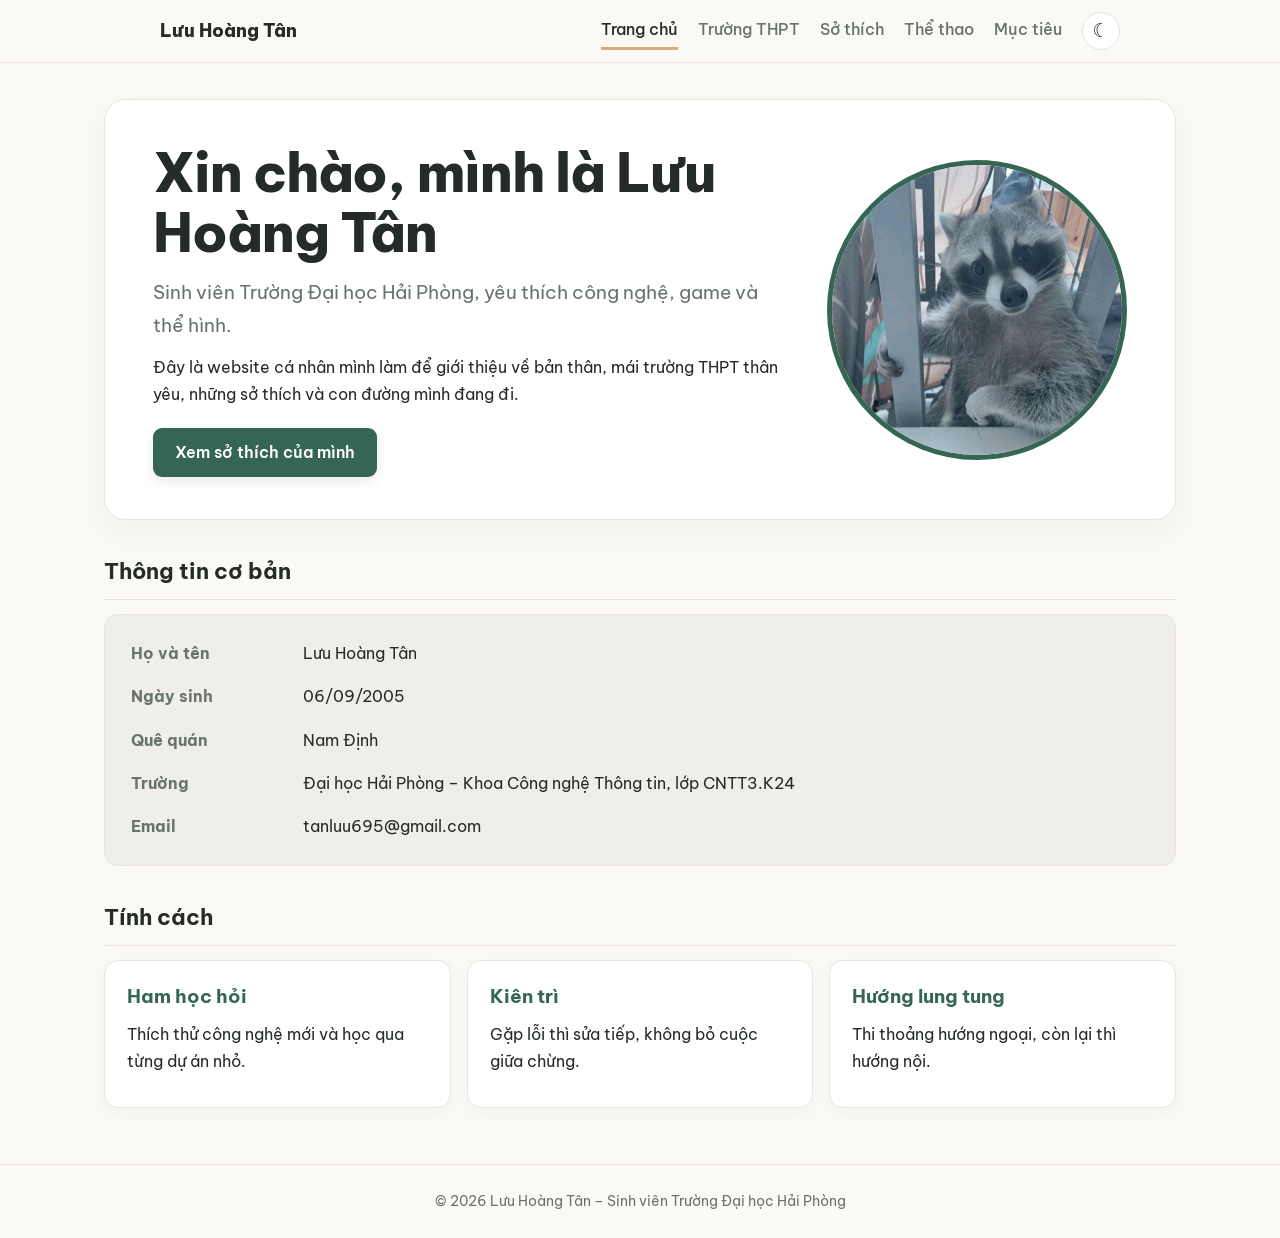
<file: index.html>
<!DOCTYPE html>
<html lang="vi"><head><meta charset="utf-8"><meta name="viewport" content="width=device-width,initial-scale=1">
<title>Trang chủ</title>
<link rel="preconnect" href="https://fonts.googleapis.com"><link href="https://fonts.googleapis.com/css2?family=Be+Vietnam+Pro:wght@400;500;600;800&display=swap" rel="stylesheet">
<link rel="stylesheet" href="style.css"><script>
  // Áp dụng lựa chọn đã lưu trước khi trang hiển thị để tránh nháy giao diện.
  (() => {
    try {
      const savedTheme = localStorage.getItem("site-theme");
      if (savedTheme === "light" || savedTheme === "dark") {
        document.documentElement.dataset.theme = savedTheme;
      }
    } catch (_) {
      // Website vẫn hoạt động bình thường nếu trình duyệt chặn localStorage.
    }
  })();
</script>
</head><body>
<header><nav><span class="logo">Lưu Hoàng Tân</span><a href="index.html" class=on aria-current=page>Trang chủ</a><a href="truong-thpt.html">Trường THPT</a><a href="so-thich.html">Sở thích</a><a href="the-thao.html">Thể thao</a><a href="muc-tieu.html">Mục tiêu</a><button class="theme-toggle" type="button" aria-label="Chuyển sang giao diện tối" title="Chuyển giao diện sáng/tối"><span class="icon-moon" aria-hidden="true">☾</span><span class="icon-sun" aria-hidden="true">☀</span></button></nav></header>
<main><div class="hero"><div><h1>Xin chào, mình là Lưu Hoàng Tân</h1>
<p class="lead">Sinh viên Trường Đại học Hải Phòng, yêu thích công nghệ, game và thể hình.</p>
<p>Đây là website cá nhân mình làm để giới thiệu về bản thân, mái trường THPT thân yêu, những sở thích và con đường mình đang đi.</p>
<a class="btn" href="so-thich.html">Xem sở thích của mình</a></div>
<div class="avatar"><img src="images/pfp.jpg" alt="Ảnh chân dung" onerror="this.remove();this.parentNode.append('(images/pfp.jpg)')"></div></div>
<h2>Thông tin cơ bản</h2>
<dl><dt>Họ và tên</dt><dd>Lưu Hoàng Tân</dd><dt>Ngày sinh</dt><dd>06/09/2005</dd><dt>Quê quán</dt><dd>Nam Định</dd><dt>Trường</dt><dd>Đại học Hải Phòng – Khoa Công nghệ Thông tin, lớp CNTT3.K24</dd><dt>Email</dt><dd>tanluu695@gmail.com</dd></dl>
<h2>Tính cách</h2>
<div class="grid"><div class="card"><h3>Ham học hỏi</h3><p>Thích thử công nghệ mới và học qua từng dự án nhỏ.</p></div>
<div class="card"><h3>Kiên trì</h3><p>Gặp lỗi thì sửa tiếp, không bỏ cuộc giữa chừng.</p></div>
<div class="card"><h3>Hướng lung tung</h3><p>Thi thoảng hướng ngoại, còn lại thì hướng nội.</p></div></div></main>
<footer>© 2026 Lưu Hoàng Tân – Sinh viên Trường Đại học Hải Phòng</footer><script>
  // Nút chuyển sáng/tối: lưu lựa chọn để dùng chung trên tất cả các trang.
  (() => {
    const button = document.querySelector(".theme-toggle");
    if (!button) return;

    const getCurrentTheme = () => {
      const selected = document.documentElement.dataset.theme;
      if (selected) return selected;
      return window.matchMedia("(prefers-color-scheme: dark)").matches
        ? "dark"
        : "light";
    };

    const updateButtonLabel = () => {
      const isDark = getCurrentTheme() === "dark";
      button.setAttribute(
        "aria-label",
        isDark ? "Chuyển sang giao diện sáng" : "Chuyển sang giao diện tối"
      );
    };

    updateButtonLabel();

    button.addEventListener("click", () => {
      const nextTheme = getCurrentTheme() === "dark" ? "light" : "dark";
      document.documentElement.dataset.theme = nextTheme;

      try {
        localStorage.setItem("site-theme", nextTheme);
      } catch (_) {
        // Chế độ vẫn đổi được trong phiên hiện tại nếu không lưu được.
      }

      updateButtonLabel();
    });
  })();
</script>
</body></html>
</file>
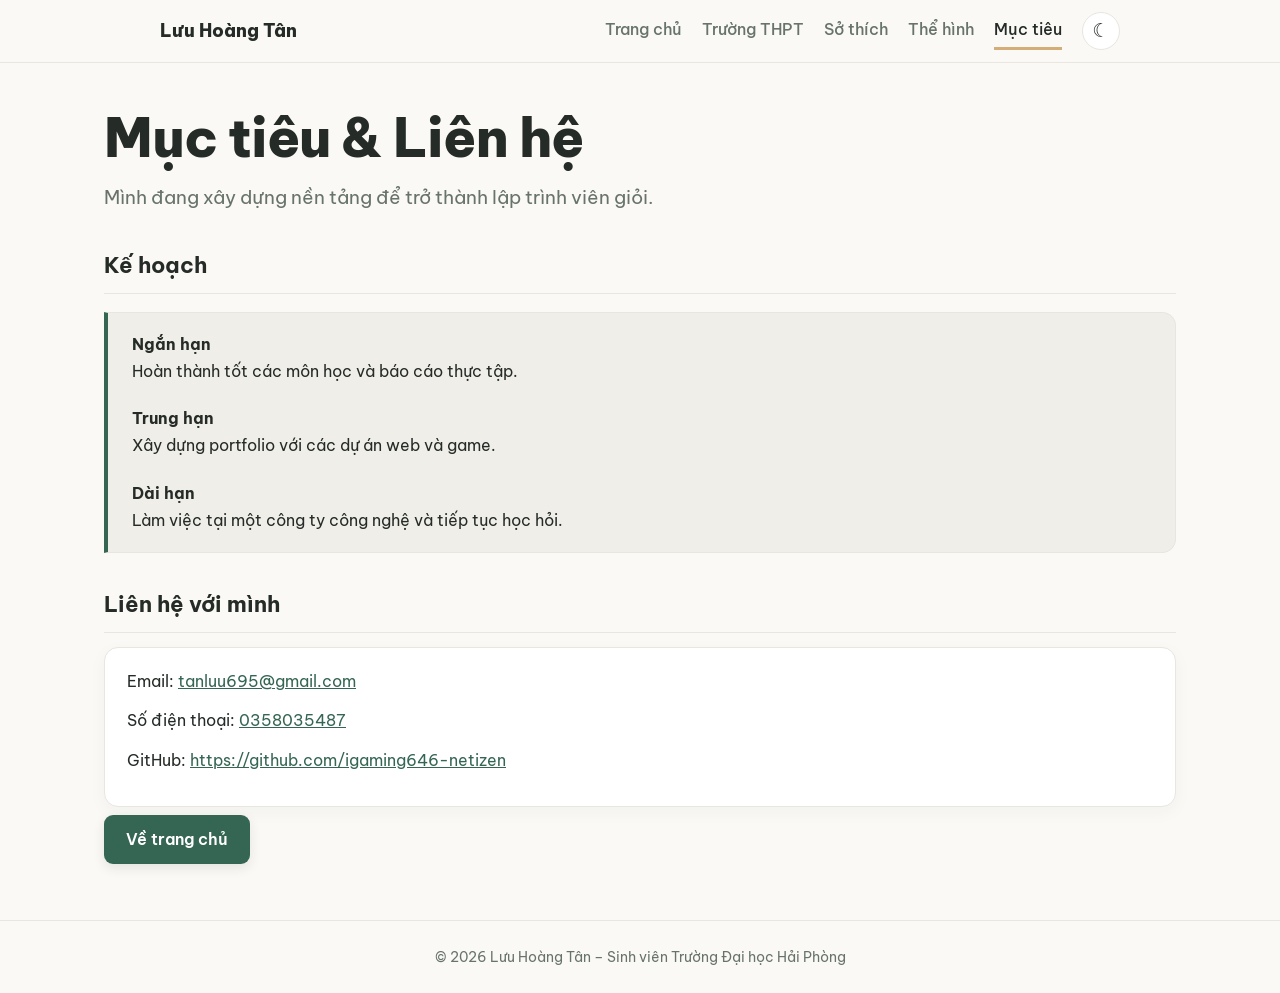
<file: muc-tieu.html>
<!DOCTYPE html>
<html lang="vi"><head><meta charset="utf-8"><meta name="viewport" content="width=device-width,initial-scale=1">
<title>Mục tiêu & Liên hệ</title>
<link rel="preconnect" href="https://fonts.googleapis.com"><link href="https://fonts.googleapis.com/css2?family=Be+Vietnam+Pro:wght@400;500;600;800&display=swap" rel="stylesheet">
<link rel="stylesheet" href="style.css"><script>
  // Áp dụng lựa chọn đã lưu trước khi trang hiển thị để tránh nháy giao diện.
  (() => {
    try {
      const savedTheme = localStorage.getItem("site-theme");
      if (savedTheme === "light" || savedTheme === "dark") {
        document.documentElement.dataset.theme = savedTheme;
      }
    } catch (_) {
      // Website vẫn hoạt động bình thường nếu trình duyệt chặn localStorage.
    }
  })();
</script>
</head><body>
<header><nav><span class="logo">Lưu Hoàng Tân</span><a href="index.html">Trang chủ</a><a href="truong-thpt.html">Trường THPT</a><a href="so-thich.html">Sở thích</a><a href="the-thao.html">Thể hình</a><a href="muc-tieu.html" class=on aria-current=page>Mục tiêu</a><button class="theme-toggle" type="button" aria-label="Chuyển sang giao diện tối" title="Chuyển giao diện sáng/tối"><span class="icon-moon" aria-hidden="true">☾</span><span class="icon-sun" aria-hidden="true">☀</span></button></nav></header>
<main><h1>Mục tiêu & Liên hệ</h1>
<p class="lead">Mình đang xây dựng nền tảng để trở thành lập trình viên giỏi.</p>
<h2>Kế hoạch</h2>
<div class="tl"><div><b>Ngắn hạn</b>Hoàn thành tốt các môn học và báo cáo thực tập.</div>
<div><b>Trung hạn</b>Xây dựng portfolio với các dự án web và game.</div>
<div><b>Dài hạn</b>Làm việc tại một công ty công nghệ và tiếp tục học hỏi.</div></div>
<h2>Liên hệ với mình</h2>
<div class="card"><p>Email: <a href="mailto:tanluu695@gmail.com">tanluu695@gmail.com</a></p><p>Số điện thoại: <a href="tel:+84358035487">0358035487</a></p><p>GitHub: <a href="https://github.com/igaming646-netizen">https://github.com/igaming646-netizen</a></p></div>
<a class="btn" href="index.html">Về trang chủ</a></main>
<footer>© 2026 Lưu Hoàng Tân – Sinh viên Trường Đại học Hải Phòng</footer><script>
  // Nút chuyển sáng/tối: lưu lựa chọn để dùng chung trên tất cả các trang.
  (() => {
    const button = document.querySelector(".theme-toggle");
    if (!button) return;

    const getCurrentTheme = () => {
      const selected = document.documentElement.dataset.theme;
      if (selected) return selected;
      return window.matchMedia("(prefers-color-scheme: dark)").matches
        ? "dark"
        : "light";
    };

    const updateButtonLabel = () => {
      const isDark = getCurrentTheme() === "dark";
      button.setAttribute(
        "aria-label",
        isDark ? "Chuyển sang giao diện sáng" : "Chuyển sang giao diện tối"
      );
    };

    updateButtonLabel();

    button.addEventListener("click", () => {
      const nextTheme = getCurrentTheme() === "dark" ? "light" : "dark";
      document.documentElement.dataset.theme = nextTheme;

      try {
        localStorage.setItem("site-theme", nextTheme);
      } catch (_) {
        // Chế độ vẫn đổi được trong phiên hiện tại nếu không lưu được.
      }

      updateButtonLabel();
    });
  })();
</script>
</body></html>
</file>
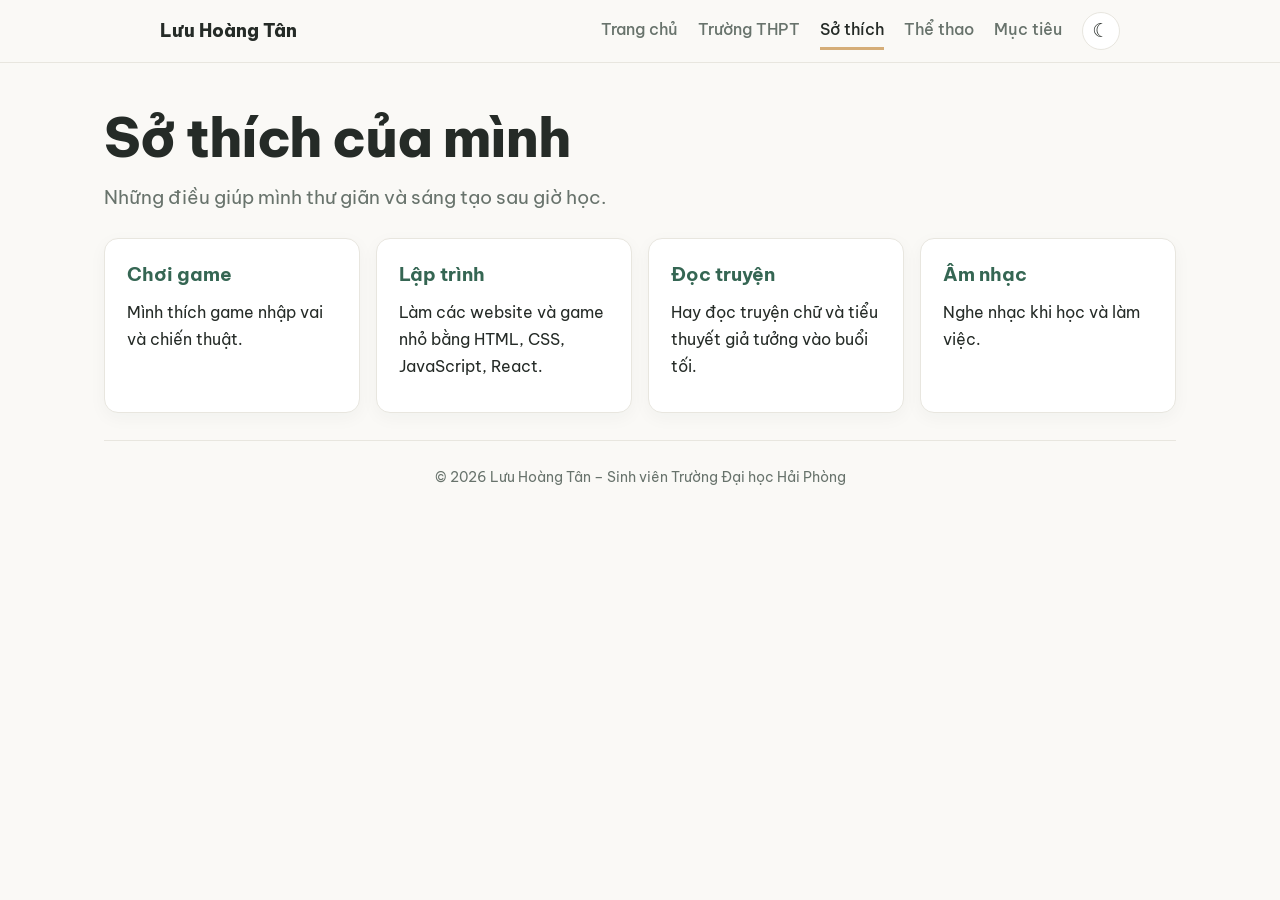
<file: so-thich.html>
<!DOCTYPE html>
<html lang="vi"><head><meta charset="utf-8"><meta name="viewport" content="width=device-width,initial-scale=1">
<title>Sở thích</title>
<link rel="preconnect" href="https://fonts.googleapis.com"><link href="https://fonts.googleapis.com/css2?family=Be+Vietnam+Pro:wght@400;500;600;800&display=swap" rel="stylesheet">
<link rel="stylesheet" href="style.css"><script>
  // Áp dụng lựa chọn đã lưu trước khi trang hiển thị để tránh nháy giao diện.
  (() => {
    try {
      const savedTheme = localStorage.getItem("site-theme");
      if (savedTheme === "light" || savedTheme === "dark") {
        document.documentElement.dataset.theme = savedTheme;
      }
    } catch (_) {
      // Website vẫn hoạt động bình thường nếu trình duyệt chặn localStorage.
    }
  })();
</script>
</head><body>
<header><nav><span class="logo">Lưu Hoàng Tân</span><a href="index.html">Trang chủ</a><a href="truong-thpt.html">Trường THPT</a><a href="so-thich.html" class=on aria-current=page>Sở thích</a><a href="the-thao.html">Thể thao</a><a href="muc-tieu.html">Mục tiêu</a><button class="theme-toggle" type="button" aria-label="Chuyển sang giao diện tối" title="Chuyển giao diện sáng/tối"><span class="icon-moon" aria-hidden="true">☾</span><span class="icon-sun" aria-hidden="true">☀</span></button></nav></header>
<main><h1>Sở thích của mình</h1>
<p class="lead">Những điều giúp mình thư giãn và sáng tạo sau giờ học.</p>
<div class="grid">
<div class="card"><h3>Chơi game</h3><p>Mình thích game nhập vai và chiến thuật.</p></div>
<div class="card"><h3>Lập trình</h3><p>Làm các website và game nhỏ bằng HTML, CSS, JavaScript, React.</p></div>
<div class="card"><h3>Đọc truyện</h3><p>Hay đọc truyện chữ và tiểu thuyết giả tưởng vào buổi tối.</p></div>
<div class="card"><h3>Âm nhạc</h3><p>Nghe nhạc khi học và làm việc.</p></div></div>
<br>
<footer>© 2026 Lưu Hoàng Tân – Sinh viên Trường Đại học Hải Phòng</footer><script>
  // Nút chuyển sáng/tối: lưu lựa chọn để dùng chung trên tất cả các trang.
  (() => {
    const button = document.querySelector(".theme-toggle");
    if (!button) return;

    const getCurrentTheme = () => {
      const selected = document.documentElement.dataset.theme;
      if (selected) return selected;
      return window.matchMedia("(prefers-color-scheme: dark)").matches
        ? "dark"
        : "light";
    };

    const updateButtonLabel = () => {
      const isDark = getCurrentTheme() === "dark";
      button.setAttribute(
        "aria-label",
        isDark ? "Chuyển sang giao diện sáng" : "Chuyển sang giao diện tối"
      );
    };

    updateButtonLabel();

    button.addEventListener("click", () => {
      const nextTheme = getCurrentTheme() === "dark" ? "light" : "dark";
      document.documentElement.dataset.theme = nextTheme;

      try {
        localStorage.setItem("site-theme", nextTheme);
      } catch (_) {
        // Chế độ vẫn đổi được trong phiên hiện tại nếu không lưu được.
      }

      updateButtonLabel();
    });
  })();
</script>
</body></html>
</file>
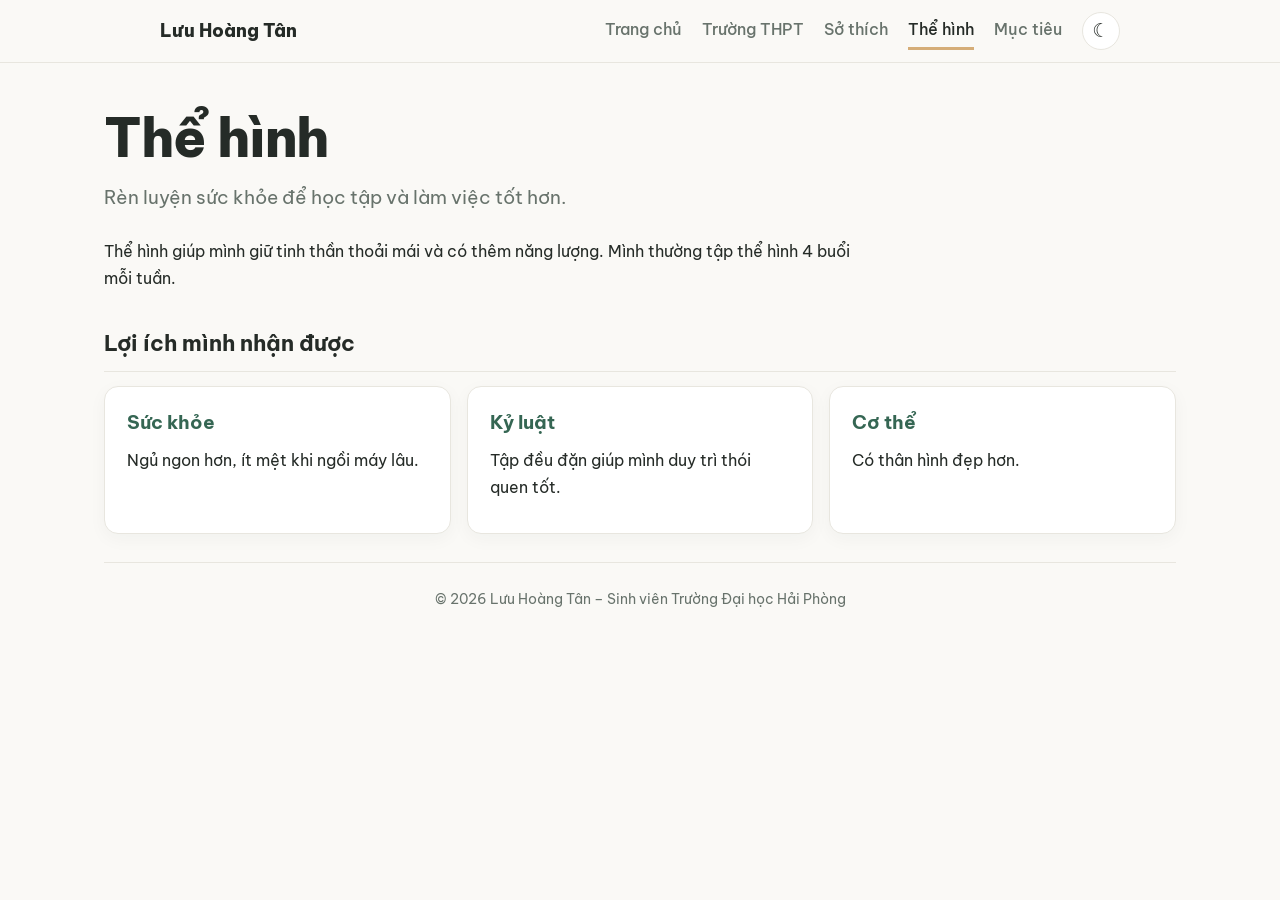
<file: the-thao.html>
<!DOCTYPE html>
<html lang="vi"><head><meta charset="utf-8"><meta name="viewport" content="width=device-width,initial-scale=1">
<title>Thể hình</title>
<link rel="preconnect" href="https://fonts.googleapis.com"><link href="https://fonts.googleapis.com/css2?family=Be+Vietnam+Pro:wght@400;500;600;800&display=swap" rel="stylesheet">
<link rel="stylesheet" href="style.css"><script>
  // Áp dụng lựa chọn đã lưu trước khi trang hiển thị để tránh nháy giao diện.
  (() => {
    try {
      const savedTheme = localStorage.getItem("site-theme");
      if (savedTheme === "light" || savedTheme === "dark") {
        document.documentElement.dataset.theme = savedTheme;
      }
    } catch (_) {
      // Website vẫn hoạt động bình thường nếu trình duyệt chặn localStorage.
    }
  })();
</script>
</head><body>
<header><nav><span class="logo">Lưu Hoàng Tân</span><a href="index.html">Trang chủ</a><a href="truong-thpt.html">Trường THPT</a><a href="so-thich.html">Sở thích</a><a href="the-thao.html" class=on aria-current=page>Thể hình</a><a href="muc-tieu.html">Mục tiêu</a><button class="theme-toggle" type="button" aria-label="Chuyển sang giao diện tối" title="Chuyển giao diện sáng/tối"><span class="icon-moon" aria-hidden="true">☾</span><span class="icon-sun" aria-hidden="true">☀</span></button></nav></header>
<main><h1>Thể hình</h1>
<p class="lead">Rèn luyện sức khỏe để học tập và làm việc tốt hơn.</p>
<p>Thể hình giúp mình giữ tinh thần thoải mái và có thêm năng lượng. Mình thường tập thể hình 4 buổi mỗi tuần.</p>
<h2>Lợi ích mình nhận được</h2>
<div class="grid"><div class="card"><h3>Sức khỏe</h3><p>Ngủ ngon hơn, ít mệt khi ngồi máy lâu.</p></div>
<div class="card"><h3>Kỷ luật</h3><p>Tập đều đặn giúp mình duy trì thói quen tốt.</p></div>
<div class="card"><h3>Cơ thể</h3><p>Có thân hình đẹp hơn.</p></div></div>
<br>
<footer>© 2026 Lưu Hoàng Tân – Sinh viên Trường Đại học Hải Phòng</footer><script>
  // Nút chuyển sáng/tối: lưu lựa chọn để dùng chung trên tất cả các trang.
  (() => {
    const button = document.querySelector(".theme-toggle");
    if (!button) return;

    const getCurrentTheme = () => {
      const selected = document.documentElement.dataset.theme;
      if (selected) return selected;
      return window.matchMedia("(prefers-color-scheme: dark)").matches
        ? "dark"
        : "light";
    };

    const updateButtonLabel = () => {
      const isDark = getCurrentTheme() === "dark";
      button.setAttribute(
        "aria-label",
        isDark ? "Chuyển sang giao diện sáng" : "Chuyển sang giao diện tối"
      );
    };

    updateButtonLabel();

    button.addEventListener("click", () => {
      const nextTheme = getCurrentTheme() === "dark" ? "light" : "dark";
      document.documentElement.dataset.theme = nextTheme;

      try {
        localStorage.setItem("site-theme", nextTheme);
      } catch (_) {
        // Chế độ vẫn đổi được trong phiên hiện tại nếu không lưu được.
      }

      updateButtonLabel();
    });
  })();
</script>
</body></html>
</file>
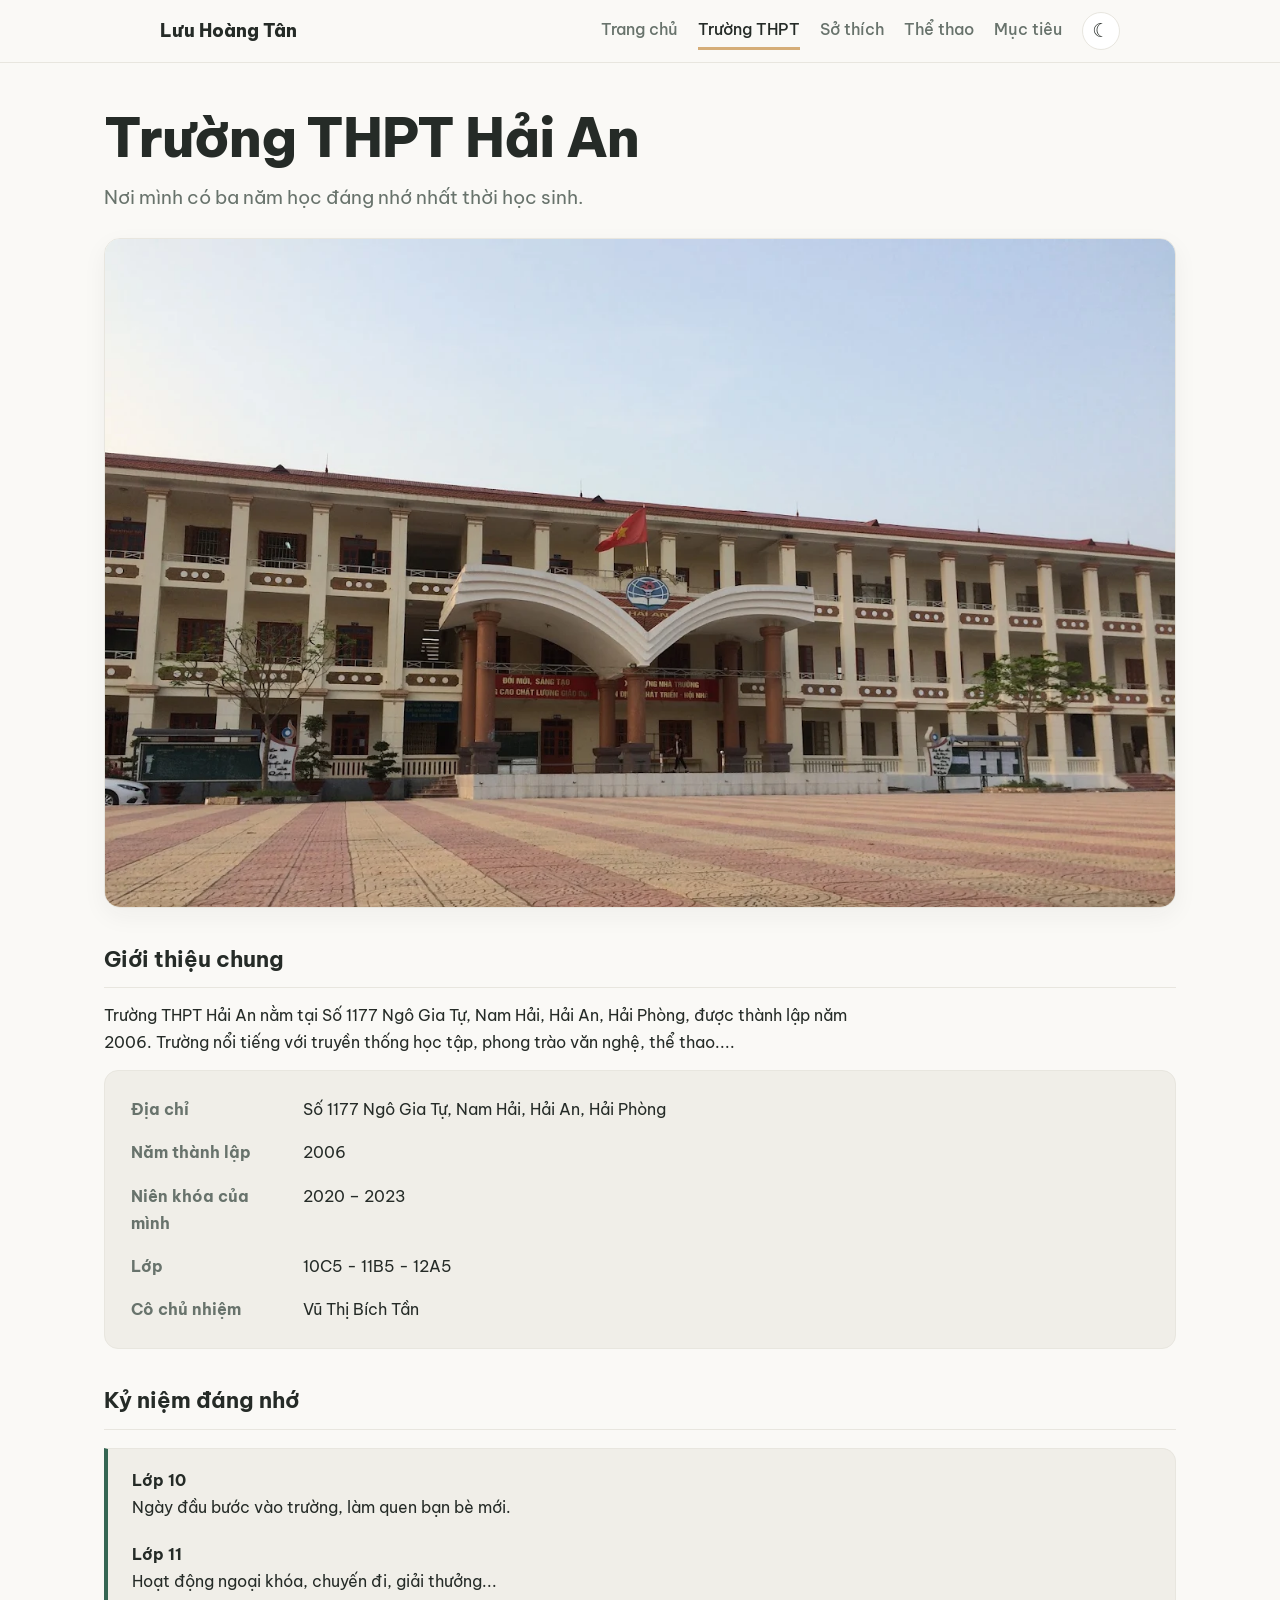
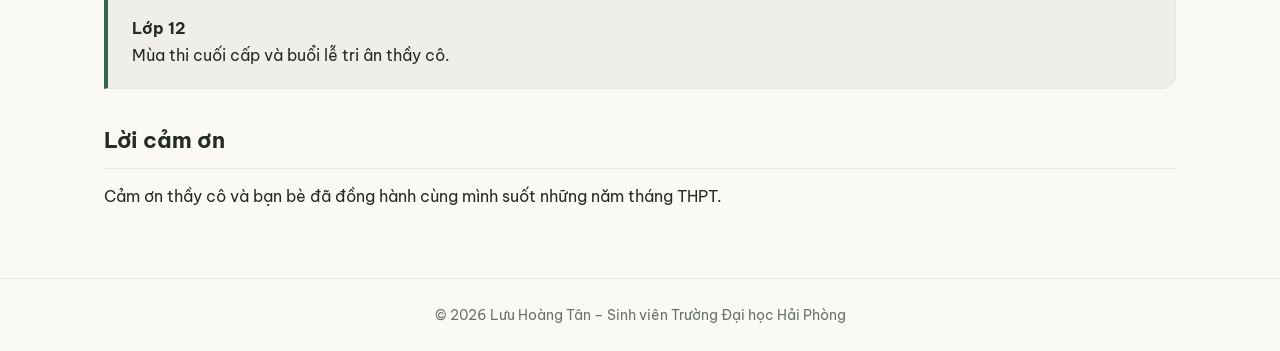
<file: truong-thpt.html>
<!DOCTYPE html>
<html lang="vi"><head><meta charset="utf-8"><meta name="viewport" content="width=device-width,initial-scale=1">
<title>Trường THPT</title>
<link rel="preconnect" href="https://fonts.googleapis.com"><link href="https://fonts.googleapis.com/css2?family=Be+Vietnam+Pro:wght@400;500;600;800&display=swap" rel="stylesheet">
<link rel="stylesheet" href="style.css"><script>
  // Áp dụng lựa chọn đã lưu trước khi trang hiển thị để tránh nháy giao diện.
  (() => {
    try {
      const savedTheme = localStorage.getItem("site-theme");
      if (savedTheme === "light" || savedTheme === "dark") {
        document.documentElement.dataset.theme = savedTheme;
      }
    } catch (_) {
      // Website vẫn hoạt động bình thường nếu trình duyệt chặn localStorage.
    }
  })();
</script>
</head><body>
<header><nav><span class="logo">Lưu Hoàng Tân</span><a href="index.html">Trang chủ</a><a href="truong-thpt.html" class=on aria-current=page>Trường THPT</a><a href="so-thich.html">Sở thích</a><a href="the-thao.html">Thể thao</a><a href="muc-tieu.html">Mục tiêu</a><button class="theme-toggle" type="button" aria-label="Chuyển sang giao diện tối" title="Chuyển giao diện sáng/tối"><span class="icon-moon" aria-hidden="true">☾</span><span class="icon-sun" aria-hidden="true">☀</span></button></nav></header>
<main><h1>Trường THPT Hải An</h1>
<p class="lead">Nơi mình có ba năm học đáng nhớ nhất thời học sinh.</p>
<div class="ph" style="margin-top:20px"><img src="images/thpt.webp" alt="Ảnh trường THPT" onerror="this.remove();this.parentNode.append('Thay bằng ảnh trường (images/thpt.webp)')"></div>
<h2>Giới thiệu chung</h2>
<p>Trường THPT Hải An nằm tại Số 1177 Ngô Gia Tự, Nam Hải, Hải An, Hải Phòng, được thành lập năm 2006. Trường nổi tiếng với truyền thống học tập, phong trào văn nghệ, thể thao....</p>
<dl><dt>Địa chỉ</dt><dd>Số 1177 Ngô Gia Tự, Nam Hải, Hải An, Hải Phòng</dd><dt>Năm thành lập</dt><dd>2006</dd><dt>Niên khóa của mình</dt><dd>2020 – 2023</dd><dt>Lớp</dt><dd>10C5 - 11B5 - 12A5</dd><dt>Cô chủ nhiệm</dt><dd>Vũ Thị Bích Tần</dd></dl>
<h2>Kỷ niệm đáng nhớ</h2>
<div class="tl"><div><b>Lớp 10</b>Ngày đầu bước vào trường, làm quen bạn bè mới.</div>
<div><b>Lớp 11</b>Hoạt động ngoại khóa, chuyến đi, giải thưởng...</div>
<div><b>Lớp 12</b>Mùa thi cuối cấp và buổi lễ tri ân thầy cô.</div></div>
<h2>Lời cảm ơn</h2><p>Cảm ơn thầy cô và bạn bè đã đồng hành cùng mình suốt những năm tháng THPT.</p></main>
<footer>© 2026 Lưu Hoàng Tân – Sinh viên Trường Đại học Hải Phòng</footer><script>
  // Nút chuyển sáng/tối: lưu lựa chọn để dùng chung trên tất cả các trang.
  (() => {
    const button = document.querySelector(".theme-toggle");
    if (!button) return;

    const getCurrentTheme = () => {
      const selected = document.documentElement.dataset.theme;
      if (selected) return selected;
      return window.matchMedia("(prefers-color-scheme: dark)").matches
        ? "dark"
        : "light";
    };

    const updateButtonLabel = () => {
      const isDark = getCurrentTheme() === "dark";
      button.setAttribute(
        "aria-label",
        isDark ? "Chuyển sang giao diện sáng" : "Chuyển sang giao diện tối"
      );
    };

    updateButtonLabel();

    button.addEventListener("click", () => {
      const nextTheme = getCurrentTheme() === "dark" ? "light" : "dark";
      document.documentElement.dataset.theme = nextTheme;

      try {
        localStorage.setItem("site-theme", nextTheme);
      } catch (_) {
        // Chế độ vẫn đổi được trong phiên hiện tại nếu không lưu được.
      }

      updateButtonLabel();
    });
  })();
</script>
</body></html>
</file>
<file: style.css>
/* =========================================================
   1. BIẾN GIAO DIỆN
   Chỉnh màu sắc chung tại đây: nền, chữ, viền, màu nhấn, thẻ.
   ========================================================= */
:root {
  --bg: #faf9f6;
  --ink: #252b27;
  --mute: #68736c;
  --line: #e8e6df;
  --accent: #356653;
  --hi: #d5ad78;
  --card: #ffffff;
}

/* Giao diện tối khi người dùng chọn thủ công */
html[data-theme="dark"] {
  color-scheme: dark;
  --bg: #10191e;
  --ink: #eef1ee;
  --mute: #9db0b8;
  --line: #2a3a42;
  --accent: #6cc0f0;
  --hi: #f2b705;
  --card: #17242b;
}

/* Nếu chưa có lựa chọn lưu, dùng giao diện theo hệ điều hành */
@media (prefers-color-scheme: dark) {
  html:not([data-theme]) {
    color-scheme: dark;
    --bg: #10191e;
    --ink: #eef1ee;
    --mute: #9db0b8;
    --line: #2a3a42;
    --accent: #6cc0f0;
    --hi: #f2b705;
    --card: #17242b;
  }
}

/* =========================================================
   2. THIẾT LẬP CƠ BẢN
   ========================================================= */
* {
  box-sizing: border-box;
  margin: 0;
}

html {
  scroll-behavior: smooth;
}

body {
  font-family: "Be Vietnam Pro", system-ui, "Segoe UI", Arial, sans-serif;
  background: var(--bg);
  color: var(--ink);
  line-height: 1.7;
}

a {
  color: var(--accent);
  transition:
    color 0.2s ease,
    background-color 0.2s ease,
    border-color 0.2s ease,
    box-shadow 0.2s ease,
    transform 0.2s ease,
    opacity 0.2s ease;
}

/* Viền nổi bật khi dùng bàn phím để điều hướng */
:focus-visible {
  outline: 3px solid var(--hi);
  outline-offset: 2px;
}

/* =========================================================
   3. THANH ĐIỀU HƯỚNG (HEADER / NAV)
   .logo: tên website
   .on: đánh dấu trang hiện tại
   ========================================================= */
header {
  position: sticky;
  top: 0;
  z-index: 5;
  background: var(--bg);
  border-bottom: 1px solid var(--line);
}

nav {
  max-width: 1000px;
  margin: 0 auto;
  padding: 12px 20px;
  display: flex;
  flex-wrap: wrap;
  align-items: center;
  gap: 4px 20px;
}

nav .logo {
  margin-right: auto;
  font-size: 1.1rem;
  font-weight: 800;
}

nav a {
  position: relative;
  padding: 4px 0;
  color: var(--mute);
  text-decoration: none;
  font-weight: 500;
  border-bottom: 3px solid transparent;
  transition:
    color 0.2s ease,
    border-color 0.2s ease,
    transform 0.2s ease;
}

/* Hover và trạng thái trang đang mở của các mục menu */
nav a:hover,
nav a.on {
  color: var(--ink);
  border-color: var(--hi);
}

nav a:hover {
  color: var(--accent);
  transform: translateY(-2px);
}

/* Nút chuyển giao diện sáng/tối ở cuối thanh điều hướng */
.theme-toggle {
  display: inline-grid;
  place-items: center;
  flex: 0 0 auto;
  width: 38px;
  height: 38px;
  padding: 0;
  color: var(--ink);
  font: inherit;
  font-size: 1.2rem;
  line-height: 1;
  cursor: pointer;
  background: var(--card);
  border: 1px solid var(--line);
  border-radius: 50%;
  transition:
    color 0.2s ease,
    background-color 0.2s ease,
    border-color 0.2s ease,
    transform 0.2s ease;
}

.theme-toggle:hover {
  color: var(--accent);
  border-color: var(--hi);
  transform: rotate(12deg);
}

.theme-toggle .icon-sun {
  display: none;
}

html[data-theme="dark"] .theme-toggle .icon-sun {
  display: inline;
}

html[data-theme="dark"] .theme-toggle .icon-moon {
  display: none;
}

@media (prefers-color-scheme: dark) {
  html:not([data-theme]) .theme-toggle .icon-sun {
    display: inline;
  }

  html:not([data-theme]) .theme-toggle .icon-moon {
    display: none;
  }
}

/* =========================================================
   4. BỐ CỤC NỘI DUNG CHÍNH
   main: khung nội dung của từng trang
   .hero: khu vực giới thiệu đầu trang
   ========================================================= */
main {
  max-width: 1000px;
  margin: 0 auto;
  padding: 48px 20px 72px;
}

.hero {
  display: grid;
  grid-template-columns: 1fr 280px;
  align-items: center;
  gap: 40px;
}

/* =========================================================
   5. TIÊU ĐỀ VÀ VĂN BẢN
   ========================================================= */
h1 {
  margin-bottom: 16px;
  font-size: clamp(2.2rem, 6vw, 3.8rem);
  line-height: 1.1;
  font-weight: 800;
  letter-spacing: -0.02em;
}

h2 {
  margin: 40px 0 12px;
  font-size: 1.5rem;
}

p {
  max-width: 68ch;
  margin-bottom: 12px;
}

.lead {
  color: var(--mute);
  font-size: 1.2rem;
}

/* Link trong nội dung: email, số điện thoại, GitHub... */
main a:not(.btn):hover {
  color: var(--hi);
  text-decoration: underline;
  text-underline-offset: 4px;
}

/* =========================================================
   6. ẢNH ĐẠI DIỆN VÀ KHUNG ẢNH
   .avatar: ảnh đại diện hình tròn
   .ph: khung ảnh minh họa / ảnh phụ
   ========================================================= */
.avatar {
  display: grid;
  place-items: center;
  aspect-ratio: 1;
  overflow: hidden;
  color: var(--mute);
  text-align: center;
  font-size: 0.9rem;
  background: var(--card);
  border: 4px solid var(--hi);
  border-radius: 50%;
}

.avatar img,
.ph img {
  width: 100%;
  height: 100%;
  object-fit: cover;
}

.ph {
  display: grid;
  place-items: center;
  aspect-ratio: 16 / 10;
  overflow: hidden;
  color: var(--mute);
  font-size: 0.9rem;
  background: var(--card);
  border: 2px dashed var(--line);
  border-radius: 12px;
}

/* =========================================================
   7. THẺ NỘI DUNG VÀ LƯỚI
   .grid: tự chia cột theo chiều rộng màn hình
   .card: từng thẻ nội dung
   ========================================================= */
.grid {
  display: grid;
  grid-template-columns: repeat(auto-fit, minmax(240px, 1fr));
  gap: 20px;
  margin-top: 16px;
}

.card {
  padding: 22px;
  background: var(--card);
  border: 1px solid var(--line);
  border-radius: 12px;
  box-shadow: 0 4px 18px rgba(37, 43, 39, 0.035);
}

.card h3 {
  margin-bottom: 6px;
}

/* =========================================================
   8. CÁC THÀNH PHẦN NỘI DUNG ĐẶC BIỆT
   dl / dt: danh sách thông tin dạng thuật ngữ - giá trị
   .tl: dòng thời gian
   .tableWrap: cho phép cuộn bảng trên màn hình nhỏ
   ========================================================= */
dl {
  display: grid;
  grid-template-columns: 130px 1fr;
  gap: 8px 16px;
  margin-top: 20px;
}

dt {
  font-weight: 700;
}

table {
  width: 100%;
  overflow: hidden;
  background: var(--card);
  border-collapse: collapse;
  border-radius: 12px;
}

th,
td {
  padding: 12px 16px;
  text-align: left;
  border-bottom: 1px solid var(--line);
}

th {
  color: #ffffff;
  background: var(--accent);
}

.tl {
  margin-top: 16px;
  padding-left: 20px;
  border-left: 3px solid var(--hi);
}

.tl div {
  margin-bottom: 20px;
}

.tl b {
  display: block;
}

.tableWrap {
  overflow-x: auto;
}

/* =========================================================
   9. NÚT HÀNH ĐỘNG
   .btn: dùng cho liên kết được thiết kế như nút bấm
   ========================================================= */
.btn {
  display: inline-block;
  margin-top: 8px;
  padding: 10px 20px;
  color: #ffffff;
  font-weight: 600;
  text-decoration: none;
  background: var(--accent);
  border-radius: 8px;
}

a.btn:hover {
  color: #252b27;
  background: var(--hi);
  transform: translateY(-3px);
  box-shadow: 0 6px 16px rgba(0, 0, 0, 0.16);
}

a.btn:active {
  transform: translateY(-1px);
  box-shadow: 0 2px 6px rgba(0, 0, 0, 0.12);
}

/* =========================================================
   10. CHÂN TRANG
   ========================================================= */
footer {
  padding: 24px;
  color: var(--mute);
  font-size: 0.9rem;
  text-align: center;
  border-top: 1px solid var(--line);
}

/* =========================================================
   11. RESPONSIVE - ĐIỆN THOẠI / MÀN HÌNH NHỎ
   ========================================================= */
@media (max-width: 700px) {
  .hero {
    grid-template-columns: 1fr;
  }

  .avatar {
    max-width: 220px;
  }

  dl {
    grid-template-columns: 1fr;
  }
}

/* =========================================================
   12. HỖ TRỢ NGƯỜI DÙNG GIẢM CHUYỂN ĐỘNG
   Tắt animation/transform nếu thiết bị bật Reduce Motion.
   ========================================================= */
@media (prefers-reduced-motion: reduce) {
  html {
    scroll-behavior: auto;
  }

  a,
  nav a {
    transition: none;
  }

  nav a:hover,
  .theme-toggle:hover,
  a.btn:hover,
  a.btn:active {
    transform: none;
  }
}


/* =========================================================
   13. EDITORIAL LAYOUT - GIẢM CẢM GIÁC TRỐNG TRẢI
   Tạo các lớp nền và nhóm nội dung rõ ràng, không cần thêm nội dung.
   ========================================================= */
:root {
  --surface: #f0eee8;
}

html[data-theme="dark"] {
  --surface: #1b2a31;
}

@media (prefers-color-scheme: dark) {
  html:not([data-theme]) {
    --surface: #1b2a31;
  }
}

/* Khung nội dung rộng hơn một chút, giảm khoảng đệm trên/dưới */
main {
  max-width: 1120px;
  padding: 36px 24px 56px;
}

/* Hero thành một khối giới thiệu riêng, tạo điểm neo thị giác */
.hero {
  grid-template-columns: minmax(0, 1fr) 300px;
  gap: 48px;
  padding: 42px 48px;
  background: var(--card);
  border: 1px solid var(--line);
  border-radius: 22px;
  box-shadow: 0 12px 34px rgba(37, 43, 39, 0.045);
}

.hero > div:first-child {
  max-width: 690px;
}

.hero .avatar {
  width: 100%;
  max-width: 300px;
  justify-self: end;
  border-width: 5px;
  border-color: var(--accent);
}

/* Tiêu đề và khoảng cách section gọn hơn */
h1 {
  margin-bottom: 14px;
  font-size: clamp(2.15rem, 5vw, 3.35rem);
  line-height: 1.12;
}

h2 {
  margin: 32px 0 14px;
  padding-bottom: 9px;
  font-size: 1.4rem;
  border-bottom: 1px solid var(--line);
}

/* Thông tin cá nhân gom thành một vùng nền phụ thay vì nằm rời trên nền */
main > dl {
  grid-template-columns: 150px minmax(0, 1fr);
  gap: 10px 22px;
  margin-top: 14px;
  padding: 22px 26px;
  background: var(--surface);
  border: 1px solid var(--line);
  border-radius: 14px;
}

main > dl dt,
main > dl dd {
  padding: 3px 0;
}

main > dl dt {
  color: var(--mute);
}

/* Card có chiều sâu vừa đủ, không tạo cảm giác mỗi đoạn đều là một hộp */
.grid {
  gap: 16px;
  margin-top: 14px;
}

.card {
  padding: 20px 22px;
  border-radius: 14px;
  box-shadow: 0 5px 18px rgba(37, 43, 39, 0.04);
}

.card h3 {
  color: var(--accent);
  margin-bottom: 8px;
}

/* Ảnh trường học có khung rõ hơn, không còn viền nét đứt */
.ph {
  border: 1px solid var(--line);
  border-radius: 16px;
  box-shadow: 0 8px 24px rgba(37, 43, 39, 0.05);
}

/* Các trang con có nhịp mở đầu và khoảng cách nội dung nhất quán */
main > h1 {
  max-width: 820px;
  margin-top: 8px;
}

main > .lead {
  margin-bottom: 24px;
  max-width: 760px;
}

.tl {
  margin-top: 18px;
  padding: 18px 24px;
  background: var(--surface);
  border: 1px solid var(--line);
  border-left: 4px solid var(--accent);
  border-radius: 0 14px 14px 0;
}

.tl div:last-child {
  margin-bottom: 0;
}

/* Nút bấm chắc chắn hơn, bớt cảm giác quá rực */
.btn {
  padding: 11px 22px;
  border-radius: 9px;
  box-shadow: 0 4px 12px rgba(37, 43, 39, 0.10);
}

/* Giảm khoảng trống và xếp lại thành phần trên tablet/điện thoại */
@media (max-width: 760px) {
  main {
    padding: 24px 16px 42px;
  }

  .hero {
    grid-template-columns: 1fr;
    gap: 26px;
    padding: 28px 24px;
  }

  .hero .avatar {
    max-width: 220px;
    justify-self: start;
  }

  main > dl {
    grid-template-columns: 1fr;
    gap: 2px;
    padding: 18px 20px;
  }

  main > dl dd {
    margin-bottom: 8px;
  }
}

@media (max-width: 480px) {
  .hero {
    padding: 22px 18px;
    border-radius: 16px;
  }

  h1 {
    font-size: clamp(2rem, 9vw, 2.6rem);
  }

  h2 {
    margin-top: 28px;
  }

  .card {
    padding: 18px;
  }
}
</file>
